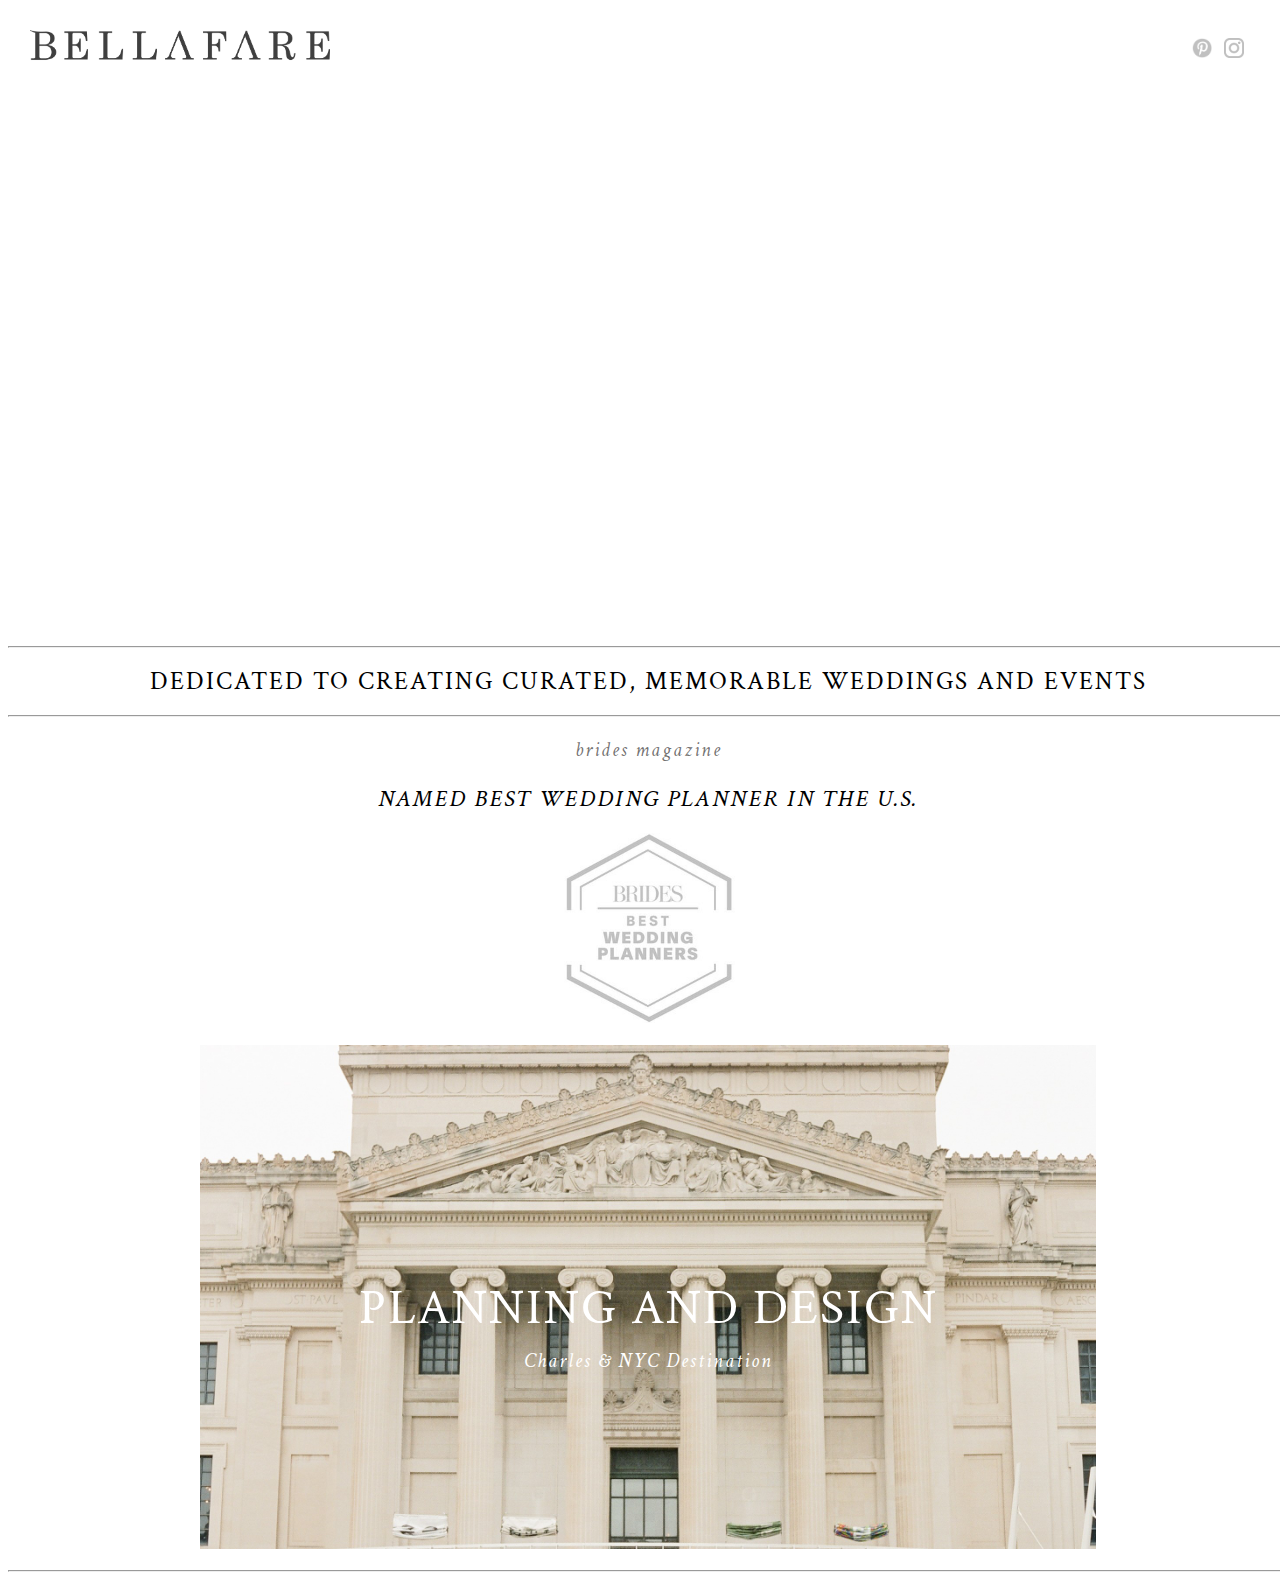
<file: index.html>
<!DOCTYPE html>
<html lang="en">
<head>
    <meta charset="UTF-8">
    <meta name="viewport" content="width=device-width, initial-scale=1.0">
    <link rel="stylesheet" href="home.css">
    <link rel="stylesheet" href="https://fonts.googleapis.com/css?family=Crimson Text: 700,700i,400i">
    <link rel="stylesheet" href="https://fonts.googleapis.com/css?family=Allura">
    
    <script src="https://ajax.googleapis.com/ajax/libs/jquery/3.5.1/jquery.min.js"></script>
    <script src="https://cdnjs.cloudflare.com/ajax/libs/popper.js/1.16.0/umd/popper.min.js"></script>
    <script src="https://maxcdn.bootstrapcdn.com/bootstrap/4.5.2/js/bootstrap.min.js"></script>
    <title>Bellafare By Berta</title>
</head>
<body>

  <!-- navigations and headline -->
  <div class="mainpage">
  <a href="index.html"><img src="Bellafare.png" class="logo" alt="Bellafare"></a>
      <div class="container">
          <div class="navigation">
          <a href="index.html">HOME</a>
              <div class="dropdown">
              <a href="#portofolio">PORTOFOLIO</a>
                  <div class="dropdown-content">
                  <a href="https://bellafare.com/weddings" target="_blank">Weddings</a>
                  <a href="https://bellafare.com/events" target="_blank">Parties</a>
                  <a href="https://bellafare.com/styled" target="_blank">Styled</a>
              </div>
          </div>
          <a href="about.html" target="_blank">ABOUT</a>
          <a href="contact_us.html" target="_blank">CONTACT US</a>
          <a href="biodata.html" target="_blank">BIODATA</a>
          <a href="https://id.pinterest.com/bellafare/_created/" target="_blank"><img src="pinterest.png" class="sosmed"></a>
          <a href="https://www.instagram.com/bellafare/" target="_blank"><img src="instagram.png" class="sosmed"></a>
          </div>
        </div>
      </div>
  <!-- main content -->
    <div class="home-content">
        <hr><h1>DEDICATED TO CREATING CURATED, MEMORABLE WEDDINGS AND EVENTS</h1><hr>
            <p>brides magazine</p>
            <h2>named best wedding planner in the u.s.</h2>
            <h3><img src="image-asset.jpeg"></h3>
        <div class="pict">
            <h4><img src="image-asset(1).jpeg"></h4><hr>
            <div class="text">PLANNING AND DESIGN</div>
            <div class="text2">Charles & NYC Destination</div>
        </div>
    </div>
    
</body>
</html>
</file>
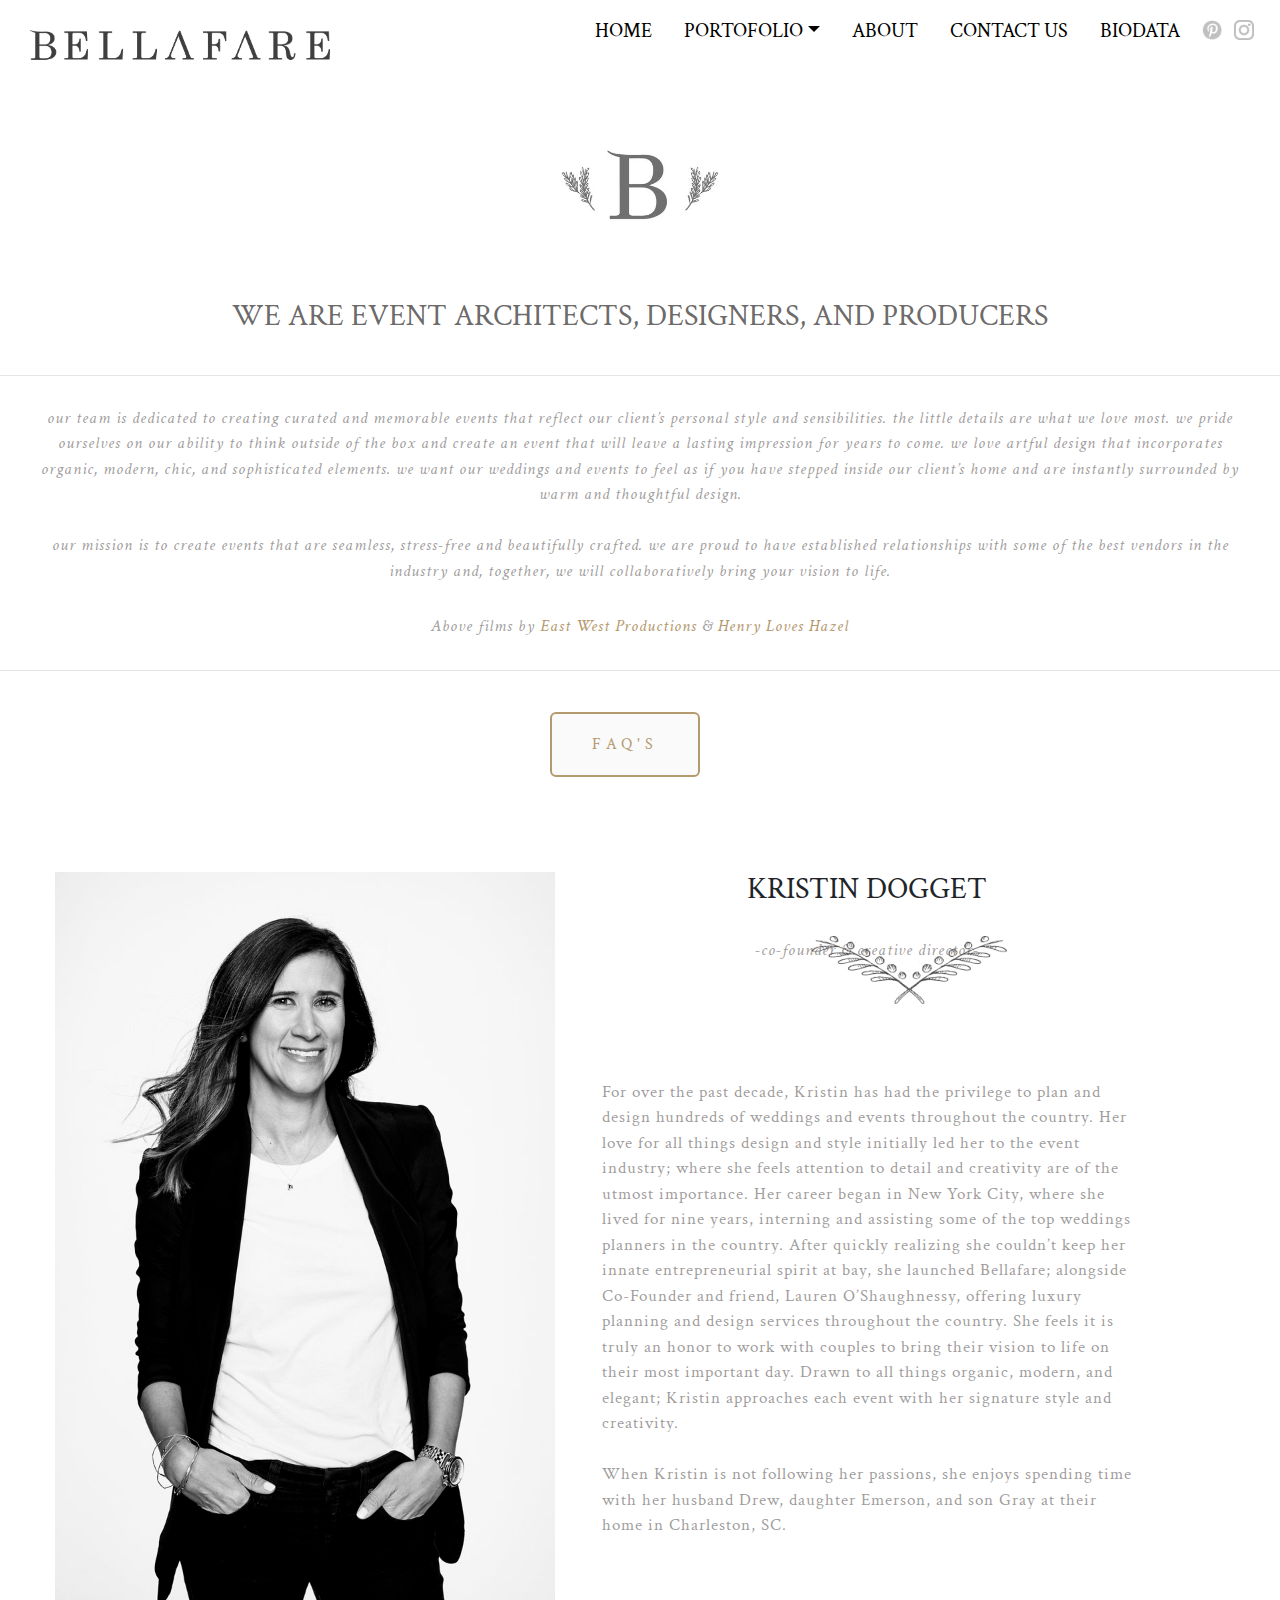
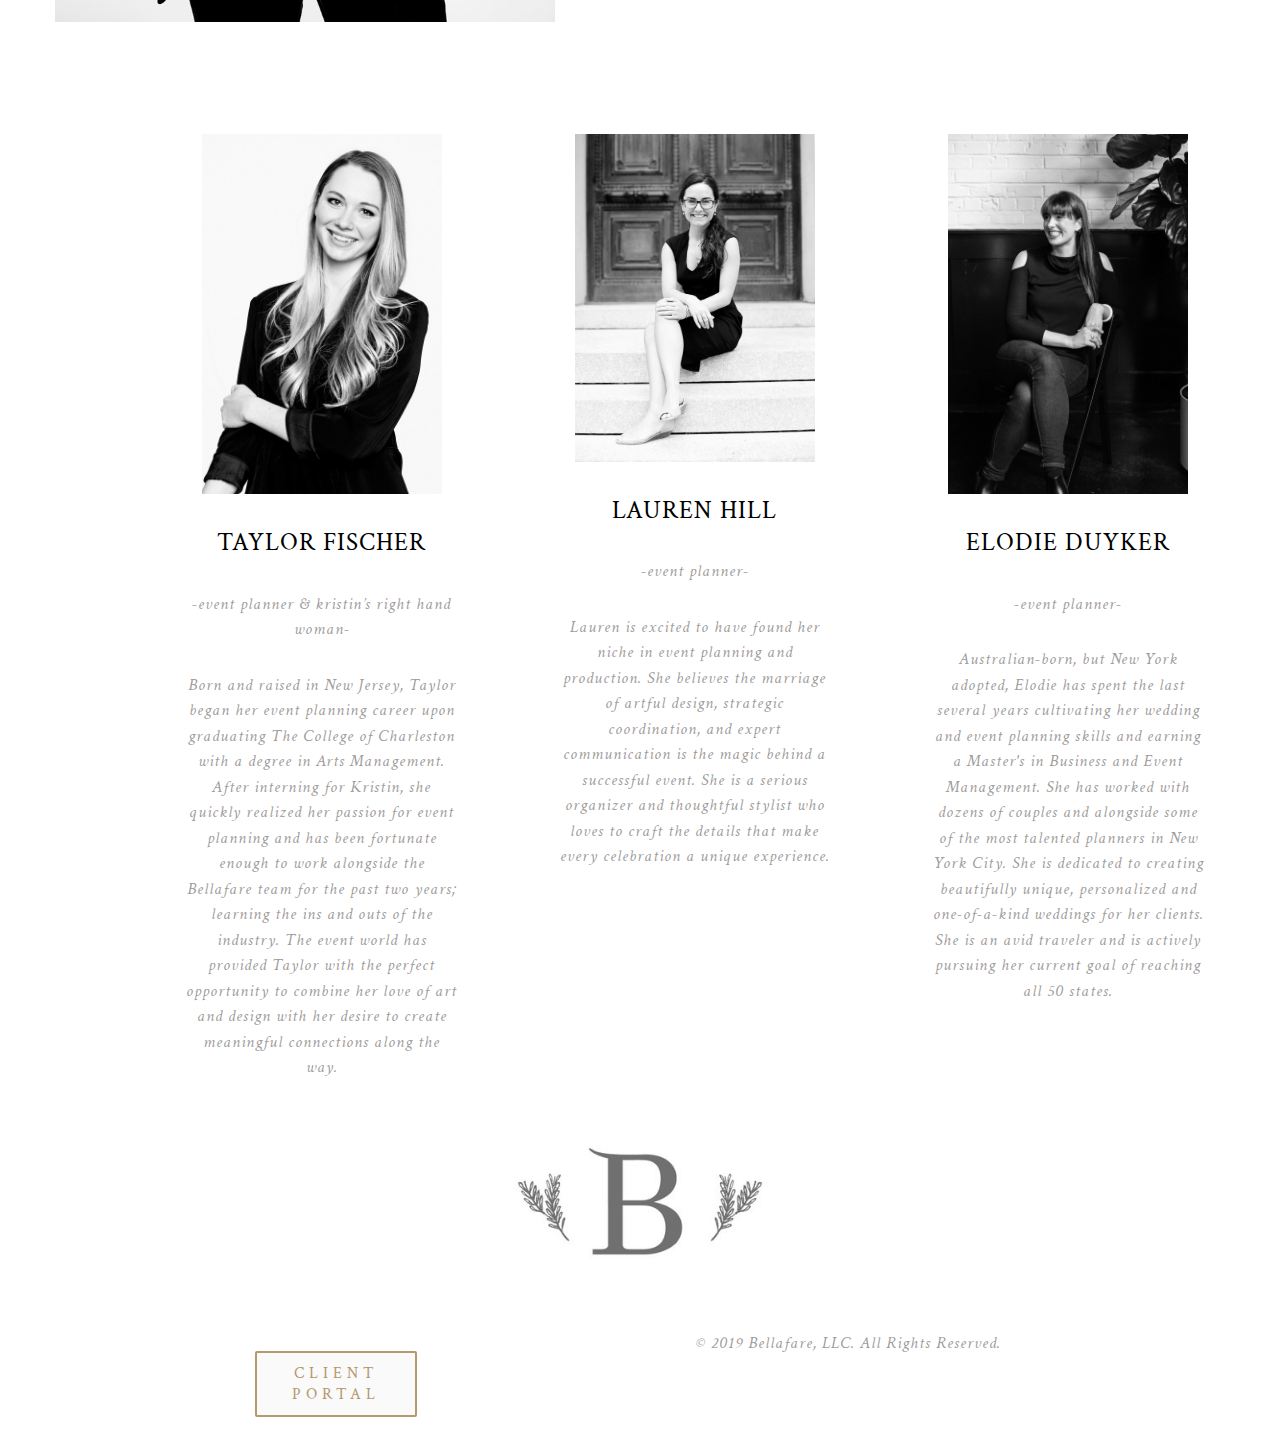
<file: about.html>
<!DOCTYPE html>
<html lang="en">
<head>
  <meta charset="UTF-8">
  <meta name="viewport" content="width=device-width, initial-scale=1.0">
  <link rel="stylesheet" href="https://maxcdn.bootstrapcdn.com/bootstrap/4.5.2/css/bootstrap.min.css">
  <script src="https://ajax.googleapis.com/ajax/libs/jquery/3.5.1/jquery.min.js"></script>
  <script src="https://cdnjs.cloudflare.com/ajax/libs/popper.js/1.16.0/umd/popper.min.js"></script>
  <script src="https://maxcdn.bootstrapcdn.com/bootstrap/4.5.2/js/bootstrap.min.js"></script>
  
  <link rel="stylesheet" href="https://fonts.googleapis.com/css?family=Crimson Text: 700,700i,400i">
  <link rel="stylesheet" href="about.css">
  <title>About</title>
</head>
<body>
    <!-- navigations and headline -->
    <div class="container">
      <ul class="nav nav-pills-right">
        <li class="nav-item">
          <a class="nav-link" href="index.html">HOME</a>
        </li>
        <li class="nav-item dropdown">
          <a class="nav-link dropdown-toggle" data-toggle="dropdown" href="#">PORTOFOLIO</a>
          <div class="dropdown-menu">
            <a class="dropdown-item" href="https://bellafare.com/weddings">Weddings</a>
            <a class="dropdown-item" href="https://bellafare.com/events">Parties</a>
            <a class="dropdown-item" href="https://bellafare.com/styled">Styles</a></div>
        </li>
        <li class="nav-item">
          <a class="nav-link" href="about.html">ABOUT</a>
        </li>
        <li class="nav-item">
          <a class="nav-link" href="contact_us.html">CONTACT US</a>
        </li>
        <li class="nav-item">
          <a class="nav-link" href="biodata.html">BIODATA</a>
        </li>
        <li class="nav-item">
          <a href="https://id.pinterest.com/bellafare/_created/" target="_blank"><img src="pinterest.png" class="sosmed"></a>
        </li>
        <li class="nav-item">
          <a href="https://www.instagram.com/bellafare/" target="_blank"><img src="instagram.png" class="sosmed"></a>
        </li>
      </ul>
      <a href="index.html"><img src="Bellafare.png" class="logo" alt="Bellafare"></a>
    </div><br><br>

    <h1 class="text-center"><img src="b.jpg"></h1>
    <h2>WE ARE EVENT ARCHITECTS, DESIGNERS, AND PRODUCERS</h2>
    <hr>
    <p>our team is dedicated to creating curated and memorable events that reflect our client’s personal style and sensibilities. the little details are what we love most. we pride ourselves on our ability to think outside of the box and create an event that will leave a lasting impression for years to come. we love artful design that incorporates organic, modern, chic, and sophisticated elements. we want our weddings and events to feel as if you have stepped inside our client’s home and are instantly surrounded by warm and thoughtful design.
        <br><br>our mission is to create events that are seamless, stress-free and beautifully crafted. we are proud to have established relationships with some of the best vendors in the industry and, together, we will collaboratively bring your vision to life.</p>
        <p class="films">Above films by <a href="https://www.eastwestproduction.com/" style="text-decoration: none;">East West Productions</a> & <a href="https://www.henryloveshazel.com/" style="text-decoration: none;">Henry Loves Hazel</a></p>
    <hr>
    <div class="faqs">
        <input type="submit" value="FAQ'S"><br>
    </div>
    <div class="kristin">
      <div class="row">
        <div class="col1"><img src="kristin.jpg"></div>
        <div class="col2">
            <h3>KRISTIN DOGGET</h3>
            <h4 class="kris"><img src="kris.png"></h4><br>
            <h5>-co-founder & creative director-</h5>
            <p>For over the past decade, Kristin has had the privilege to plan and design hundreds of weddings and events throughout the country. Her love for all things design and style initially led her to the event industry; where she feels attention to detail and creativity are of the utmost importance. Her career began in New York City, where she lived for nine years, interning and assisting some of the top weddings planners in the country. After quickly realizing she couldn’t keep her innate entrepreneurial spirit at bay, she launched Bellafare; alongside Co-Founder and friend, Lauren O’Shaughnessy, offering luxury planning and design services throughout the country. She feels it is truly an honor to work with couples to bring their vision to life on their most important day. Drawn to all things organic, modern, and elegant; Kristin approaches each event with her signature style and creativity. 
                <br><br>When Kristin is not following her passions, she enjoys spending time with her husband Drew, daughter Emerson, and son Gray at their home in Charleston, SC.</p><br>   
            </div>
            </div>
        </div>
    </div>
    
    <div class="container text-center">    
      <div class="row">
        <div class="col-sm-4">
          <img src="taylor.jpg" class="img-responsive" style="width:70%" alt="Image">
          <p class="name">TAYLOR FISCHER</p>
          <p class="position1">-event planner & kristin’s right hand woman-</p>
          <p>Born and raised in New Jersey, Taylor began her event planning career upon graduating The College of Charleston with a degree in Arts Management.  After interning for Kristin, she quickly realized her passion for event planning and has been fortunate enough to work alongside the Bellafare team for the past two years; learning the ins and outs of the industry. The event world has provided Taylor with the perfect opportunity to combine her love of art and design with her desire to create meaningful connections along the way.</p>
        </div>
        <div class="col-sm-4"> 
          <img src="lauren.jpg" class="img-responsive" style="width:70%" alt="Image">
          <p class="name">LAUREN HILL</p>
          <p class="position2">-event planner-</p>
          <p>Lauren is excited to have found her niche in event planning and production. She believes the marriage of artful design, strategic coordination, and expert communication is the magic behind a successful event. She is a serious organizer and thoughtful stylist who loves to craft the details that make every celebration a unique experience.</p>   
        </div>
        <div class="col-sm-4"> 
          <img src="elodie.jpeg" class="img-responsive" style="width:70%" alt="Image">
          <p class="name">ELODIE DUYKER</p>
          <p class="position3">-event planner-</p>
          <p>Australian-born, but New York adopted, Elodie has spent the last several years cultivating her wedding and event planning skills and earning a Master's in Business and Event Management. She has worked with dozens of couples and alongside some of the most talented planners in New York City. She is dedicated to creating beautifully unique, personalized and one-of-a-kind weddings for her clients. She is an avid traveler and is actively pursuing her current goal of reaching all 50 states. </p>
        </div>
      </div>
    </div><br>
  
    <footer class="container-fluid text-center">
      <img src="b.jpg" style="display: center; width: 20%;">
      <div class="form-group">
        <button type="submit" class="btn btn-default">CLIENT<br>PORTAL</button>
      </div>
      <p style="text-center">© 2019 Bellafare, LLC. All Rights Reserved.</p>
    </footer>
    
</body>
</html>
</file>
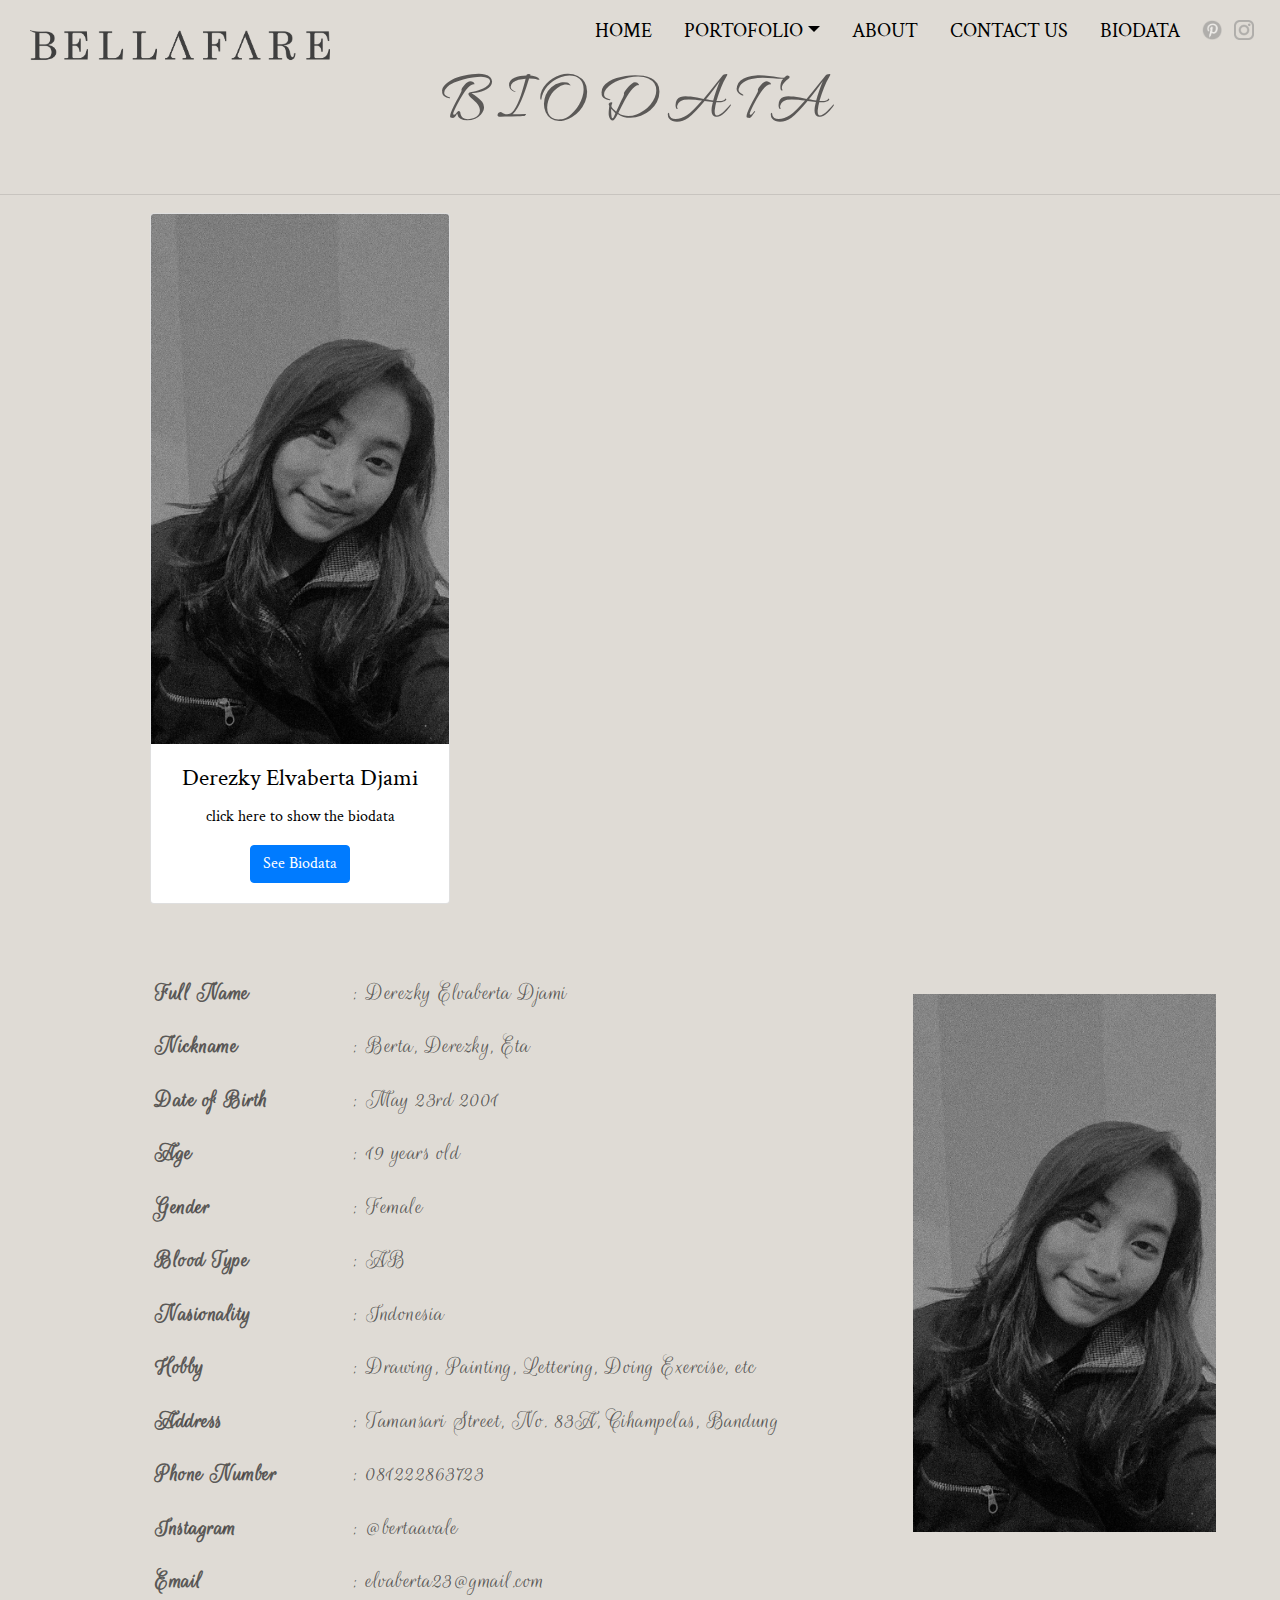
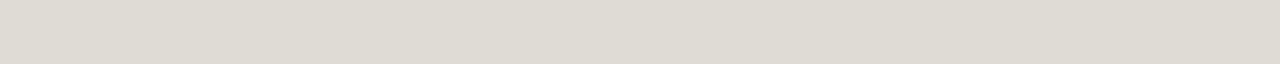
<file: biodata.html>
<!DOCTYPE html>
<html lang="en">
<head>
  <title>BIODATA</title>
  <meta charset="utf-8">
  <meta name="viewport" content="width=device-width, initial-scale=1">
  <link rel="stylesheet" href="https://maxcdn.bootstrapcdn.com/bootstrap/4.5.2/css/bootstrap.min.css">
  <script src="https://ajax.googleapis.com/ajax/libs/jquery/3.5.1/jquery.min.js"></script>
  <script src="https://cdnjs.cloudflare.com/ajax/libs/popper.js/1.16.0/umd/popper.min.js"></script>
  <script src="https://maxcdn.bootstrapcdn.com/bootstrap/4.5.2/js/bootstrap.min.js"></script>

  <link rel="stylesheet" href="biodata.css">
  <link rel="stylesheet" href="https://fonts.googleapis.com/css?family=Allura">
  <link rel="stylesheet" href="https://fonts.googleapis.com/css?family=Crimson Text: 700,700i,400i">
  <link rel="stylesheet" href="https://fonts.googleapis.com/css?family=Rouge Script">
</head>
<body>
       <!-- navigations and headline -->
        <div class="container">
          <ul class="nav nav-pills-right">
            <li class="nav-item">
              <a class="nav-link" href="index.html">HOME</a>
            </li>
            <li class="nav-item dropdown">
              <a class="nav-link dropdown-toggle" data-toggle="dropdown" href="#">PORTOFOLIO</a>
              <div class="dropdown-menu">
                <a class="dropdown-item" href="https://bellafare.com/weddings">Weddings</a>
                <a class="dropdown-item" href="https://bellafare.com/events">Parties</a>
                <a class="dropdown-item" href="https://bellafare.com/styled">Styles</a></div>
            </li>
            <li class="nav-item">
              <a class="nav-link" href="about.html">ABOUT</a>
            </li>
            <li class="nav-item">
              <a class="nav-link" href="contact_us.html">CONTACT US</a>
            </li>
            <li class="nav-item">
              <a class="nav-link" href="biodata.html">BIODATA</a>
            </li>
            <li class="nav-item">
              <a href="https://id.pinterest.com/bellafare/_created/" target="_blank"><img src="pinterest.png" class="sosmed"></a>
            </li>
            <li class="nav-item">
              <a href="https://www.instagram.com/bellafare/" target="_blank"><img src="instagram.png" class="sosmed"></a>
            </li>
          </ul>
        </div>
        <a href="index.html"><img src="Bellafare.png" class="logo" alt="Bellafare"></a>
        <div class="text-center"><br>
          <h1>BIODATA</h1><br>
          <hr>
        </div>
  </div>  
  <div class="container">
    <div class="card" style="width:300px">
      <img class="card-img-top" src="biodata.jpeg" alt="biodata image" style="width:100%">
      <div class="card-body">
        <h4 class="card-title">Derezky Elvaberta Djami</h4>
        <p class="card-text">click here to show the biodata</p>
        <a href="#" class="btn btn-primary" onclick="myFunction()">See Biodata</a>
      </div>
    </div>
    <br>
  
  <div id="myDIV">
    <div class="container text-center"><br>
      <div class="row text-left">
        <div class="col-2">
          <p>Full Name</p>
          <p>Nickname</p>
          <p>Date of Birth</p>
          <p>Age</p>
          <p>Gender</p>
          <p>Blood Type</p>
          <p>Nasionality</p>
          <p>Hobby</p>
          <p>Address</p>
          <p>Phone Number</p>
          <p>Instagram</p>
          <p>Email</p>  
        </div>
        <div class="col-6">
          <p> : Derezky Elvaberta Djami</p>
          <p> : Berta, Derezky, Eta</p>
          <p> : May 23rd 2001</p>
          <p> : 19 years old</p>
          <p> : Female</p>
          <p> : AB</p>
          <p> : Indonesia</p>
          <p> : Drawing, Painting, Lettering, Doing Exercise, etc</p>            <p> : Tamansari Street, No. 83A, Cihampelas, Bandung</p>
          <p> : 081222863723</p>
          <p> : @bertaavale</p>
          <p> : elvaberta23@gmail.com</p>
        </div>
        <div class="col-3">
          <img src="biodata.jpeg" class="img-responsive" style="width:120%" alt="Image">  
        </div>
      </div><br>
    </div>
  <script>
    function myFunction() {
  var x = document.getElementById("myDIV");
  if (x.style.display === "none") {
    x.style.display = "block";
  } else {
    x.style.display = "none";
  }
}
  </script>
</body>
</html>
</file>
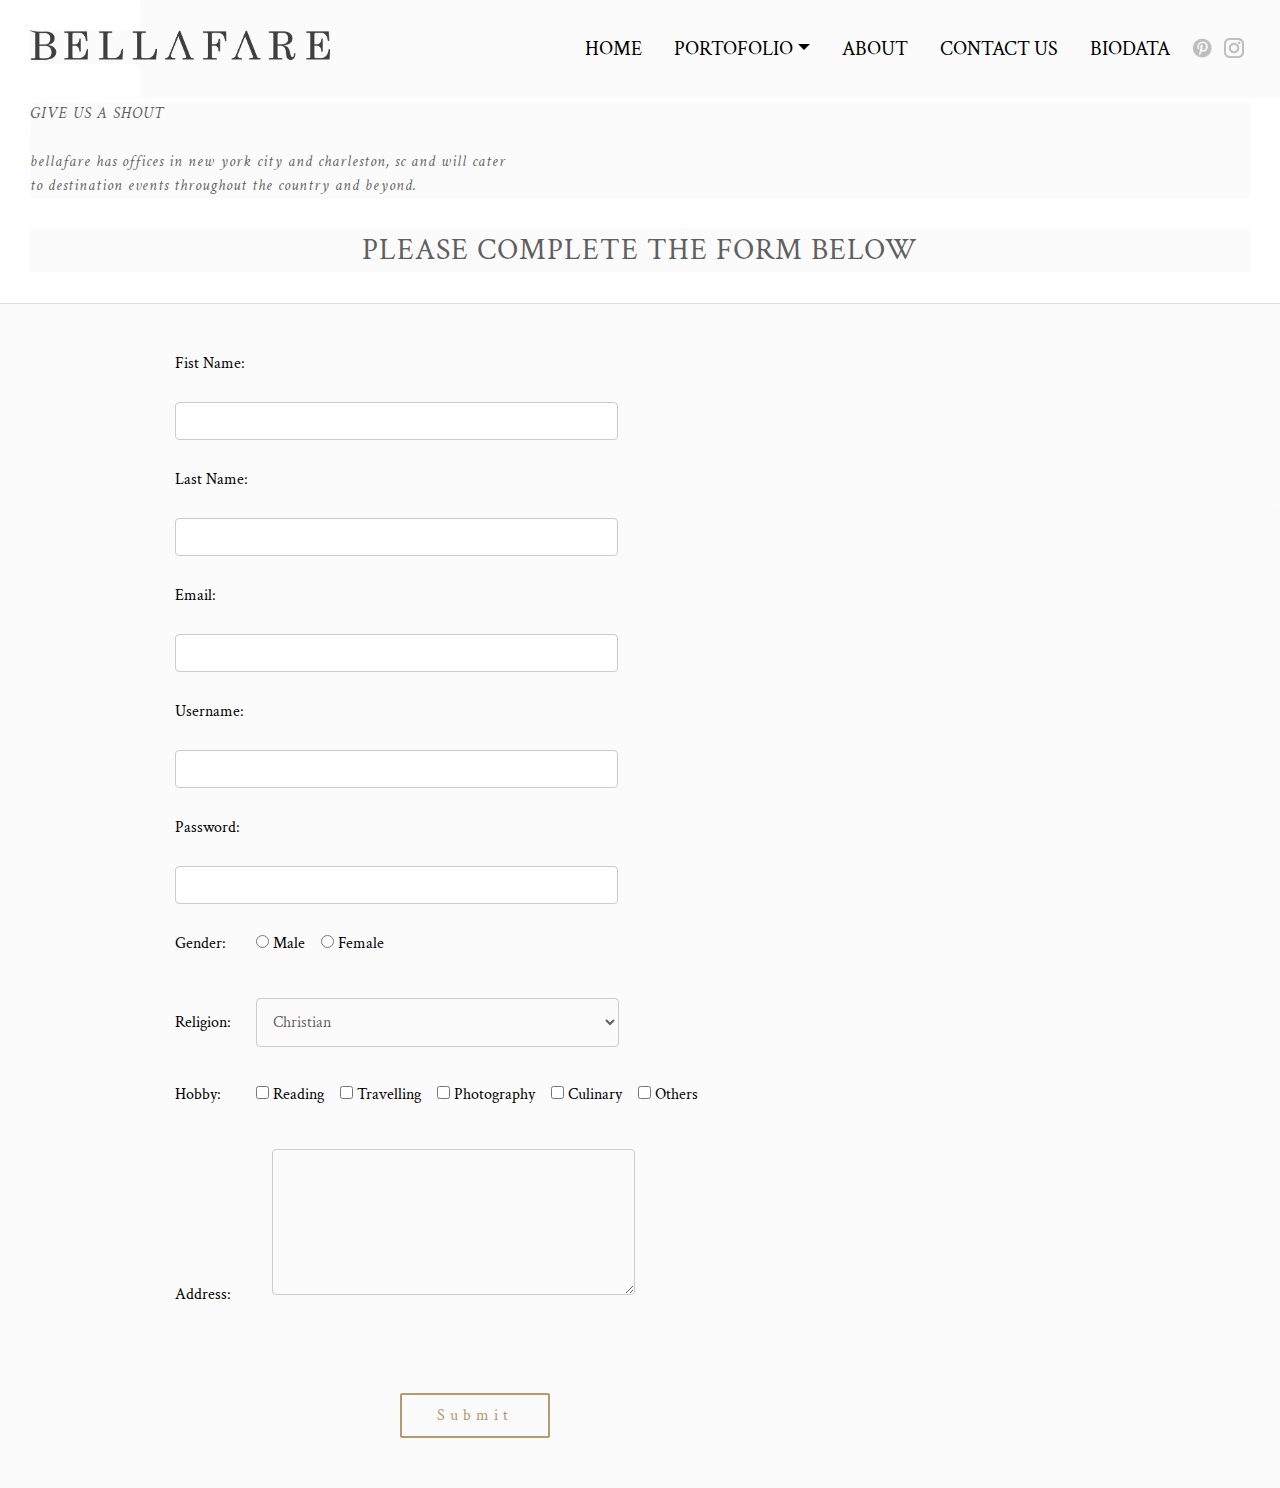
<file: contact_us.html>
<!DOCTYPE html>
<html lang="en">
<head>
    <meta charset="UTF-8">
    <meta name="viewport" content="width=device-width, initial-scale=1.0">
    <link rel="stylesheet" href="https://maxcdn.bootstrapcdn.com/bootstrap/4.5.2/css/bootstrap.min.css">
    <script src="https://ajax.googleapis.com/ajax/libs/jquery/3.5.1/jquery.min.js"></script>
    <script src="https://cdnjs.cloudflare.com/ajax/libs/popper.js/1.16.0/umd/popper.min.js"></script>
    <script src="https://maxcdn.bootstrapcdn.com/bootstrap/4.5.2/js/bootstrap.min.js"></script>
    
    <link rel="stylesheet" href="https://fonts.googleapis.com/css?family=Crimson Text: 700,700i,400i">
    <link rel="stylesheet" href="contact_us.css">
    <title>Contact Us</title>
</head>
<body>
       <!-- navigations and headline -->
        <div class="container">
          <ul class="nav nav-pills-right">
            <li class="nav-item">
              <a class="nav-link" href="index.html">HOME</a>
            </li>
            <li class="nav-item dropdown">
              <a class="nav-link dropdown-toggle" data-toggle="dropdown" href="#">PORTOFOLIO</a>
              <div class="dropdown-menu">
                <a class="dropdown-item" href="https://bellafare.com/weddings">Weddings</a>
                <a class="dropdown-item" href="https://bellafare.com/events">Parties</a>
                <a class="dropdown-item" href="https://bellafare.com/styled">Styles</a></div>
            </li>
            <li class="nav-item">
              <a class="nav-link" href="about.html">ABOUT</a>
            </li>
            <li class="nav-item">
              <a class="nav-link" href="contact_us.html">CONTACT US</a>
            </li>
            <li class="nav-item">
              <a class="nav-link" href="biodata.html">BIODATA</a>
            </li>
            <li class="nav-item">
              <a href="https://id.pinterest.com/bellafare/_created/" target="_blank"><img src="pinterest.png" class="sosmed"></a>
            </li>
            <li class="nav-item">
              <a href="https://www.instagram.com/bellafare/" target="_blank"><img src="instagram.png" class="sosmed"></a>
            </li>
          </ul>
          <a href="index.html"><img src="Bellafare.png" class="logo" alt="Bellafare"></a>
        </div><br><br><br>

      <p class="text1">GIVE US A SHOUT<br><br>bellafare has offices in new york city and charleston, sc and will cater<br>to destination events throughout the country and beyond.</p>
      <p class="text2 text-center">PLEASE COMPLETE THE FORM BELOW</p>
    <hr>
    <div class="container">
      <form class="form-horizontal" action="/action_page.php">
        <div class="form-group">
          <label class="control-label col-sm-2" for="name">Fist Name:</label>
          <div class="col-sm-10">
            <input type="text" class="form-control" id="name" name="name">
          </div>
        </div>
        <div class="form-group">
          <label class="control-label col-sm-2" for="name">Last Name:</label>
          <div class="col-sm-10">
            <input type="text" class="form-control" id="name" name="name">
          </div>
        </div>
        <div class="form-group">
          <label class="control-label col-sm-2" for="email">Email:</label>
          <div class="col-sm-10">
            <input type="text" class="form-control" id="email" name="email">
          </div>
        </div>
        <div class="form-group">
          <label class="control-label col-sm-2" for="password">Username:</label>
          <div class="col-sm-10">
            <input type="text" class="form-control" id="username" name="username">
          </div>
        </div>
        <div class="form-group">
          <label class="control-label col-sm-2" for="password">Password:</label>
          <div class="col-sm-10">          
            <input type="password" class="form-control" id="password" name="password">
          </div>
        </div>
        <div class="form-group">
          <label class="control-label col-sm-1" for="gender">Gender:</label>
            <label class="radio-inline">
              <input type="radio" name="Male"> Male
            </label>
            <label class="radio-inline">
              <input type="radio" name="Female"> Female
            </label>
        </div>
        <div class="form-group">
          <label class="control-label col-sm-1" for="religion">Religion:</label>
            <select>
              <option type="select">Christian</option>
              <option type="select">Moeslim</option>
              <option type="select">Buddhism</option>
              <option type="select">Hinduism</option>
              <option type="select">Judaism</option>
              <option type="select">Etc</option>
            </select>
        </div>
        <div class="form-group">
          <label class="control-label col-sm-1" for="hobby">Hobby:</label>
            <label class="checkbox-inline">
              <input type="checkbox" name="Male"> Reading
            </label>
            <label class="checkbox-inline">
              <input type="checkbox" name="Female"> Travelling
            </label>
            <label class="checkbox-inline">
              <input type="checkbox" name="Male"> Photography
            </label>
            <label class="checkbox-inline">
              <input type="checkbox" name="Female"> Culinary
            </label>
            <label class="checkbox-inline">
              <input type="checkbox" name="Female"> Others
            </label>
        </div>
        <div class="form-group">
          <label class="control-label col-sm-1" for="address">Address:</label>
          <label class="textarea-inline"></label>
          <textarea rows="5" id="address" type="textarea"></textarea>
        </div>
        <div class="form-group">
          <button type="submit" class="btn btn-default">Submit</button>
        </div>
      </form>
    </div>
  </body>
</html>
</file>
<file: home.css>
*{
    box-sizing: border-box;
}
body{
    height: 1000px;
    width: 1000px;
}
img.logo{
    width: 300px;
    margin: 30px;
}
.mainpage{
    font-family: "Crimson Text";
    position: absolute;
    height: 100vh;
    width: 100%;
    margin-right: 0px;
    top: 0%;
    left: 0%;
    background-position: center;
    background-repeat: no-repeat;
    background-size: cover;
    float: right;
    animation: animate 20s ease-in-out infinite;
}
.container{
    color: white;
    text-align: center;
    padding: 2px 10px;
    margin: 20px;
    float: right;
    overflow: hidden;
    background-color: transparent;
}
.navigation{
    float: right;
    overflow: hidden;
    background-color: transparent;
}
.navigation a{
    float: left;
    color: white;
    font-size: 14px;
    text-align: center;
    padding: 14px 16px;
    text-decoration: none;
    font-size: 20px;
    cursor: pointer;
}
.dropdown{
    float: left;
    overflow: hidden;
}
.navbar a:hover, .dropdown:hover{
    background-color: transparent;
}
.dropdown-content{
    display: none;
    position: absolute;
    background-color: transparent;
    width: 150px;
    margin-top: 40px;
    z-index: 1;
    float: left;
    text-align: left;

}
.dropdown-content a{
    float: right;
    color: white;
    padding: 10px 14px;
    text-decoration: none;
    display: block;
    text-align: right;
}
.dropdown div a{
    display: inline;
    text-decoration: none;
    color: white;
}
.dropdown-content a:hover{
    background-color: transparent;
}
.dropdown:hover .dropdown-content{
    display: block;
}
.dropdown:hover div{
    color:#b5996f;
    visibility: visible;
}
.navigation a:hover{
    color: #b5996f;
}
a:nth-child(1):hover{
    transition: all 0.5s;
}
a:nth-child(2):hover{
    transition: all 0.5s;
}
a:nth-child(3):hover{
    transition: all 0.5s;
}
a:nth-child(4):hover{
    transition: all 0.5s;
}
a:nth-child(5):hover{
    transition: all 0.5s;
}
img.sosmed{
    float: left;
    width: 20px;
    margin: -10px;
    margin-top: 2px;
    margin-left: -10px;
    opacity: 0.5;
    position: relative;
}
img.sosmed:hover{
    opacity: 1;
    transition: all 0.5s;
}
@keyframes animate{
    10%, 20%, 30%, 40%, 100%{
        background-image: url("1.jpeg");
    }
    30%{
        background-image: url("2.jpeg");
    }
    35%{
        background-image: url("3.jpeg");
    }
    30%{
        background-image: url("4.jpeg");
    }
    35%{
        background-image: url("5.jpeg");
    }
    30%{
        background-image: url("6.jpeg");
    }
    35%{
        background-image: url("7.jpeg");
    }
    30%{
        background-image: url("8.jpeg");
    }
    35%{
        background-image: url("9.jpeg");
    }
}
.home-content{
    color: #1f1d1da4;
    width: 100%;
    font-family: "Crimson Text";
    letter-spacing: 2px;
    float: center;
    text-align: center;
    position: absolute;
    margin-top: 630px;
    text-align: justify;
}
 div.home-content h1{
    text-align: center;
    font-weight: lighter;
    font-size: 25px;
    float: center;
    color: black;
}
div.home-content p{
    text-align: center;
    font-style: italic;
    font-size: 20px;
    float: center;
    color: #1f1d1da4;
}
div.home-content h2{
    text-transform: uppercase;
    font-style: italic;
    font-weight: lighter;
    color: black;
    text-align: center;
}
div.home-content h3 img{
    width: 200px;
    display: block;
    margin-left: auto;
    margin-right: auto;
}
div.home-content h4 img{
    width: 70%;
    height: 30%;
    display: block;
    margin-left: auto;
    margin-right: auto;
}
div.pict{
    position: relative;
    text-align: center;
    color: white;
}
div.text{
    position: absolute;
    top: 50%;
    left: 50%;
    font-size: 50px;
    transform: translate(-50%, -50%);
}
div.text2{
    position: absolute;
    font-style: italic;
    top: 60%;
    left: 50%;
    font-size: 20px;
    transform: translate(-50%, -50%);
}
</file>
<file: about.css>
*{
    box-sizing: border-box;
}
body{
    background-color: white;
}
body{
    font-family: "Crimson Text";
    width: 100%;
}
img.logo{
    width: 300px;
    margin: 30px;
}
.logo{
    height: 35px;
    font-family: "Crimson Text";
    position: absolute;
    width: 50%;
    margin-right: 0px;
    top: 0%;
    left: 0%;
    float: right;
}
.container{
    color: black;
    text-align: center;
    padding: 2px 10px;
    float: right;
    overflow: hidden;
}
.nav{
    float: right;
    overflow: hidden;
    margin-right: 10px;
}
.nav a{
    float: left;
    color: black;
    font-size: 14px;
    text-align: center;
    padding: 14px 16px;
    text-decoration: none;
    font-size: 20px;
    cursor: pointer;
}
.dropdown{
    float: left;
    overflow: hidden;
    display: inline;
}
.navbar a:hover, .dropdown:hover{
    background-color: transparent;
}
.dropdown-item{
    display: none;
    position: absolute;
    margin-top: 100px;
    padding: 10px 14px;
    z-index: 1;
    float: left;
    text-align: left;

}
.dropdown-menu a{
    color: black;
    padding: 10px 14px;
    text-decoration: none;
    display: block;
    text-align: left;
    float: right;
}
.nav-item div a{
    display: inline;
    text-decoration: none;
    color: black;
    display: inline-block;
}
.dropdown-menu a:hover{
    background-color: transparent;
}
.dropdown-menu:hover.dropdown-item{
    display: block;
}
.dropdown:hover div{
    color:#b5996f;
    visibility: visible;
}
.nav a:hover{
    color: #b5996f;
}
a:nth-child(1):hover{
    transition: all 0.5s;
}
a:nth-child(2):hover{
    transition: all 0.5s;
}
a:nth-child(3):hover{
    transition: all 0.5s;
}
a:nth-child(4):hover{
    transition: all 0.5s;
}
a:nth-child(5):hover{
    transition: all 0.5s;
}
img.sosmed{
    float: left;
    width: 20px;
    margin: -10px;
    margin-top: 4px;
    opacity: 0.5;
    position: relative;
}
img.sosmed:hover{
    opacity: 1;
    transition: all 0.5s;
}
div.mainpage:after {
    content: "";
    display: table;
    clear: both;
}
h1{
    align-items: center;
    margin: 50px 550px ;
}
h1 img{
    width: 160px;
    margin-top: 30px;
}
h2{
    text-align: center;
    color: rgba(95, 92, 92, 0.932);
    font-family: "Crimson text";
    font-size: 30px;
    margin: 40px;
    font-weight: lighter;
}
p{
    text-align: center;
    font-family: "Crimson Text";
    font-style: italic;
    font-size: 17px;
    letter-spacing: 1px;
    color:rgba(95, 92, 92, 0.616);
    margin: 30px 35px;
}
p.films{
    text-align: center;
    font-style: italic;
}
p.films a{
    color: #b5996f;
}
input[type=submit] {
    font-family: "Crimson Text";
    font-size: 16px;
    letter-spacing: 5px;
    background: #fafafa;
    color: #b5996f;
    padding: 20px 40px;
    margin: 25px 550px;
    border: 2px solid #b5996f;
    border-radius: 6px;
    line-height: normal;
    box-sizing: border-box;
    cursor: pointer;
    float: left;
}
input[type=submit]:hover {
    background-color: #b5996f;
    color: white;
    border-bottom: 1px solid grey;
}
.kristin img{
    width: 500px;
    margin: 40px;
}
.col1{
    float: left;
    width: 40%;
    padding: 30px;
    height: 300px;
}
.col2 img{
    width: 200px;
    float: right;
    margin: 20px 10px 20px 5px;
    padding-left: 5px;
}
.col2{
    width: 50%;
    float: left;
    margin: 10px 30px 20px 50px;
    padding: 10px 20px;
    height: 400px;
}
.col2 p{
    margin-top: 120px;
}
.row{
    float: left;
    width: 100%;
    margin-right: 20px;
}
h3{
    margin-top: 50px;
    font-family: "Crimson text";
    font-weight: lighter;
    font-size: 30px;
    text-align: center;
}
h4.kris{
    width: 300px;
    align-items: center;
    position: absolute;
    left: 56%;
}
h5{
    text-align: center;
    font-family: "Crimson Text";
    font-style: italic;
    font-weight: lighter;
    font-size: 17px;
    letter-spacing: 1px;
    color:rgba(95, 92, 92, 0.616);
}
div.col2 p{
    font-style: normal;
    text-align: inherit;
}
.row:after {
    content: "";
    display: table;
    clear: both;
}
.col-sm-4{
    width: 33.33%;
    margin-top: 500px;
}
.col-sm-4 img{
    width: 300px;
}
p.name{
    color: black;
    font-style: normal;
    font-size: 25px;
}
.row:after {
    content: "";
    display: table;
    clear: both;
}
button[type=submit] {
    font-family: "Crimson Text";
    font-size: 16px;
    letter-spacing: 5px;
    background: #fafafa;
    color: #b5996f;
    padding: 10px 35px;
    margin: 50px;
    margin-bottom: 30px;
    margin-left: 240px;
    border: 2px solid #b5996f;
    border-radius: 2px;
    line-height: normal;
    box-sizing: border-box;
    cursor: pointer;
    float: left;
}
button[type=submit]:hover {
    background-color: #b5996f;
    color: white;
}
</file>
<file: biodata.css>
*{
    box-sizing: border-box;
}
body{
    background-color:#dad5cedc;
}
img.logo{
    width: 300px;
    margin: 30px;
}
.logo{
    height: 35px;
    font-family: "Crimson Text";
    position: absolute;
    width: 50%;
    margin-right: 0px;
    top: 0%;
    left: 0%;
    float: right;
}
.container{
    color: black;
    font-family: "Crimson Text";
    text-align: center;
    padding: 2px 10px;
    float: right;
    overflow: hidden;
}
.nav{
    float: right;
    overflow: hidden;
    margin-right: 10px;
}
.nav a{
    float: left;
    color: black;
    font-size: 14px;
    text-align: center;
    padding: 14px 16px;
    text-decoration: none;
    font-size: 20px;
    cursor: pointer;
}
.dropdown{
    float: left;
    overflow: hidden;
    display: inline;
}
.navbar a:hover, .dropdown:hover{
    background-color: transparent;
}
.dropdown-item{
    display: none;
    position: absolute;
    width: 100px;
    margin-top: 100px;
    padding: 10px 14px;
    z-index: 1;
    float: left;
    text-align: left;

}
.dropdown-menu a{
    color: black;
    padding: 10px 14px;
    text-decoration: none;
    display: block;
    text-align: left;
    float: right;
}
.nav-item div a{
    display: inline;
    text-decoration: none;
    color: black;
    display: inline-block;
}
.dropdown-menu a:hover{
    background-color: transparent;
}
.dropdown-menu:hover.dropdown-item{
    display: block;
}
.dropdown:hover div{
    color:#b5996f;
    visibility: visible;
}
.nav a:hover{
    color: #b5996f;
}
a:nth-child(1):hover{
    transition: all 0.5s;
}
a:nth-child(2):hover{
    transition: all 0.5s;
}
a:nth-child(3):hover{
    transition: all 0.5s;
}
a:nth-child(4):hover{
    transition: all 0.5s;
}
a:nth-child(5):hover{
    transition: all 0.5s;
}
img.sosmed{
    float: left;
    width: 20px;
    margin: -10px;
    margin-top: 4px;
    opacity: 0.5;
    position: relative;
}
img.sosmed:hover{
    opacity: 1;
    transition: all 0.5s;
}
div.mainpage:after{
    content: "";
    display: table;
    clear: both;
}
.text-center h1{
    font-size: 70px;
    font-family: "Allura";
    font-weight: borlder;
    letter-spacing: 10px;
    text-align: center;
    font-weight: lighter;
    color:rgba(61, 59, 59, 0.815);
}
.col-2{
    font-family: "Rouge Script";
    font-size: 25px;
    font-weight: bold;
    letter-spacing: 0.5px;
    float: left;
    padding: 20px;
    padding-left: 10px;
    width: 10%;
    color:rgba(61, 59, 59, 0.815);
}
.col-6{
    font-family: "Rouge Script";
    font-size: 25px;
    font-weight: 200;
    letter-spacing: 0.5px;
    float: left;
    padding: 20px;
    width: 60%;
    color:rgba(61, 59, 59, 0.815);
}
.col-3{
    padding-top: 40px;
    width: 400px;
    float: left;
}
</file>
<file: contact_us.css>
*{
    box-sizing: border-box;
    background-color: #fafafadc;
}
body{
    font-family: "Crimson Text";
    width: 100%;
}
img.logo{
    width: 300px;
    margin: 30px;
}
.logo{
    height: 35px;
    font-family: "Crimson Text";
    position: absolute;
    width: 50%;
    margin-right: 0px;
    top: 0%;
    left: 0%;
    float: right;
}
.container{
    color: black;
    font-family: "Crimson Text";
    text-align: center;
    padding: 2px 10px;
    float: right;
    overflow: hidden;
}
.nav{
    float: right;
    overflow: hidden;
    margin-right: 10px;
}
.nav a{
    float: left;
    color: black;
    font-size: 14px;
    text-align: center;
    padding: 14px 16px;
    text-decoration: none;
    font-size: 20px;
    cursor: pointer;
}
.dropdown{
    float: left;
    overflow: hidden;
    display: inline;
}
.navbar a:hover, .dropdown:hover{
    background-color: transparent;
}
.dropdown-item{
    display: none;
    position: absolute;
    width: 100px;
    margin-top: 100px;
    padding: 10px 14px;
    z-index: 1;
    float: left;
    text-align: left;

}
.dropdown-menu a{
    color: black;
    padding: 10px 14px;
    text-decoration: none;
    display: block;
    text-align: left;
    float: right;
}
.nav-item div a{
    display: inline;
    text-decoration: none;
    color: black;
    display: inline-block;
}
.dropdown-menu a:hover{
    background-color: transparent;
}
.dropdown-menu:hover.dropdown-item{
    display: block;
}
.dropdown:hover div{
    color:#b5996f;
    visibility: visible;
}
.nav a:hover{
    color: #b5996f;
}
a:nth-child(1):hover{
    transition: all 0.5s;
}
a:nth-child(2):hover{
    transition: all 0.5s;
}
a:nth-child(3):hover{
    transition: all 0.5s;
}
a:nth-child(4):hover{
    transition: all 0.5s;
}
a:nth-child(5):hover{
    transition: all 0.5s;
}
img.sosmed{
    float: left;
    width: 20px;
    margin: -10px;
    margin-top: 4px;
    opacity: 0.5;
    position: relative;
}
img.sosmed:hover{
    opacity: 1;
    transition: all 0.5s;
}
div.mainpage:after{
    content: "";
    display: table;
    clear: both;
}
.text1{
    font-style: italic;
    color: rgba(61, 59, 59, 0.815);
    margin: 30px;
    letter-spacing: 1px;
}
.text2{
    font-size: 30px;
    color: rgba(61, 59, 59, 0.815);
    margin: 30px;
    letter-spacing: 1px;
}
input[type=text], select, textarea {
    color: rgba(61, 59, 59, 0.815);
    width: 50%;
    padding: 12px;
    border: 1px solid #ccc;
    border-radius: 4px;
    margin: 6px 0px 4px;
}
label{
    padding: 12px 12px 12px 0px;
    display: inline-block;
}
button[type=submit] {
    font-family: "Crimson Text";
    font-size: 16px;
    letter-spacing: 5px;
    background: #fafafa;
    color: #b5996f;
    padding: 10px 35px;
    margin: 50px;
    margin-bottom: 30px;
    margin-left: 240px;
    border: 2px solid #b5996f;
    border-radius: 2px;
    line-height: normal;
    box-sizing: border-box;
    cursor: pointer;
    float: left;
}
button[type=submit]:hover {
    background-color: #b5996f;
    color: white;
}
.container{
    border-radius: 2px;
    padding: 20px;
    text-align: left;
}
input[type=text], select, textarea {
    color: rgba(61, 59, 59, 0.815);
    width: 50%;
    padding: 12px;
    border: 1px solid #ccc;
    border-radius: 4px;
    margin: 6px 0px 4px;
}  
input[type=password], select, textarea {
    color: rgba(61, 59, 59, 0.815);
    width: 50%;
    padding: 12px;
    border: 1px solid #ccc;
    border-radius: 4px;
    margin: 6px 0px 4px;
}
input[type=radio], select, textarea {
    color: rgba(61, 59, 59, 0.815);
    border: 1px solid #ccc;
}
select[type=text], select, textarea {
    color: rgba(61, 59, 59, 0.815);
    width: 33%;
    padding: 12px;
    border: 1px solid #ccc;
    border-radius: 4px;
    margin: 6px 0px 4px;
}
textarea[type=text], select, textarea {
    color: rgba(61, 59, 59, 0.815);
    width: 33%;
    padding: 12px;
    border: 1px solid #ccc;
    border-radius: 4px;
    margin: 6px 0px 4px;
}
input[type=checkbox], select, textarea {
    color: rgba(61, 59, 59, 0.815);
    border: 1px solid #ccc;
}
</file>
